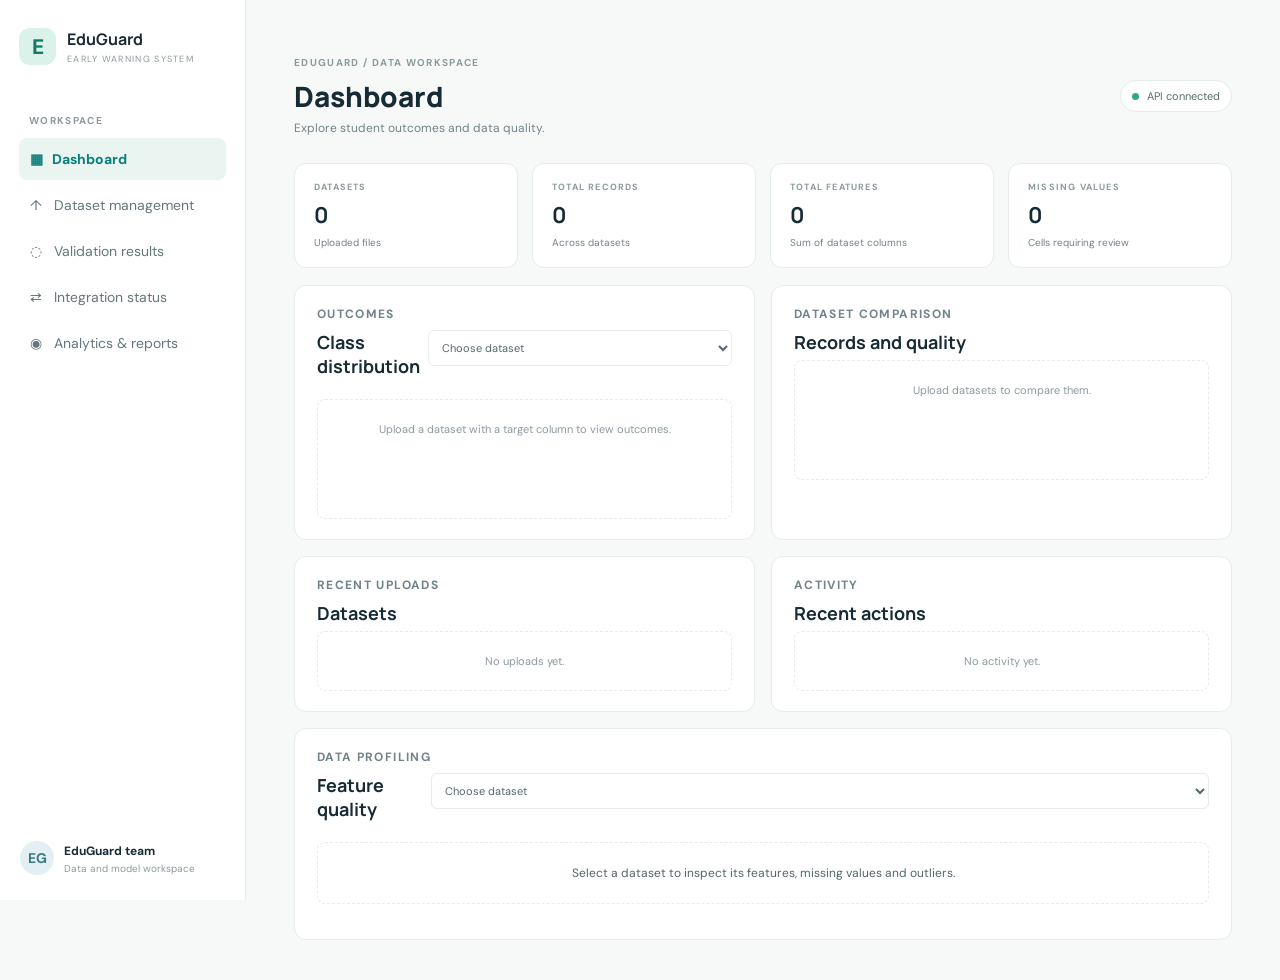
<file: static/index.html>
<!doctype html>
<html lang="en">
<head>
  <meta charset="utf-8"><meta name="viewport" content="width=device-width, initial-scale=1">
  <title>EduGuard | Dashboard</title><link rel="stylesheet" href="/static/styles.css"><link rel="stylesheet" href="/static/dashboard.css">
</head>
<body>
  <aside class="sidebar"><div class="brand"><span class="brand-icon">E</span><div><b>EduGuard</b><small>EARLY WARNING SYSTEM</small></div></div>
    <p class="nav-title">WORKSPACE</p><a class="nav active" href="#dashboard" data-page="dashboard">▦ &nbsp; Dashboard</a><a class="nav" href="#management" data-page="management">↑ &nbsp; Dataset management</a><a class="nav" href="#validation" data-page="validation">◌ &nbsp; Validation results</a><a class="nav" href="#integration" data-page="integration">⇄ &nbsp; Integration status</a><a class="nav" href="/analytics">◉ &nbsp; Analytics &amp; reports</a>
    <div class="profile"><div class="avatar">EG</div><div><b>EduGuard team</b><small>Data and model workspace</small></div></div>
  </aside>
<<<<<<< Updated upstream
  <main><header><div><p class="eyebrow">EDUGUARD / DATA WORKSPACE</p><h1 id="page-title">Dashboard</h1><p class="subtitle">Explore student outcomes and data quality.</p></div><span class="api-pill"><i></i> API connected</span></header>
    <div class="page active" id="page-dashboard"><section class="stats dashboard-stats"><article><span>DATASETS</span><b id="dash-datasets">0</b><small>Uploaded files</small></article><article><span>TOTAL RECORDS</span><b id="dash-records">0</b><small>Across datasets</small></article><article><span>TOTAL FEATURES</span><b id="dash-features">0</b><small>Sum of dataset columns</small></article><article><span>MISSING VALUES</span><b id="dash-missing">0</b><small>Cells requiring review</small></article></section>
      <div class="dashboard-grid"><section class="panel"><div class="section-heading"><div><p class="eyebrow">OUTCOMES</p><h2>Class distribution</h2></div><select id="dashboard-select"><option value="">Choose dataset</option></select></div><div id="class-chart" class="chart-list empty">Upload a dataset with a target column to view outcomes.</div></section><section class="panel"><p class="eyebrow">DATASET COMPARISON</p><h2>Records and quality</h2><div id="comparison-chart" class="chart-list empty">Upload datasets to compare them.</div></section></div>
      <div class="dashboard-grid"><section class="panel"><p class="eyebrow">RECENT UPLOADS</p><h2>Datasets</h2><div id="recent-uploads" class="activity-list empty">No uploads yet.</div></section><section class="panel"><p class="eyebrow">ACTIVITY</p><h2>Recent actions</h2><div id="recent-activities" class="activity-list empty">No activity yet.</div></section></div>
      <section class="panel"><div class="section-heading"><div><p class="eyebrow">DATA PROFILING</p><h2>Feature quality</h2></div><select id="profile-select"><option value="">Choose dataset</option></select></div><div id="profile-summary" class="empty">Select a dataset to inspect its features, missing values and outliers.</div><div class="table-wrap"><table id="profile-table"></table></div></section></div>
    <div class="page" id="page-management"><section class="stats"><article><span>DATASETS</span><b id="dataset-count">0</b><small>Ready to inspect</small></article><article><span>TOTAL RECORDS</span><b id="record-count">0</b><small>Across uploaded files</small></article><article><span>INTEGRATION</span><b id="integration-state">Not started</b><small>Feature mapping required</small></article></section>
=======
  <main><header><div><p class="eyebrow">DATA WORKSPACE / MEMBER 2</p><h1>Dataset management</h1><p class="subtitle">Upload, inspect and prepare student datasets for machine learning.</p></div><div class="header-actions"><a class="button secondary" href="/">Login page</a><span class="api-pill"><i></i> API connected</span></div></header>
    <div class="page active" id="page-management"><section class="stats"><article><span>DATASETS</span><b id="dataset-count">0</b><small>Ready to inspect</small></article><article><span>TOTAL RECORDS</span><b id="record-count">0</b><small>Across uploaded files</small></article><article><span>INTEGRATION</span><b id="integration-state">Not started</b><small>Feature mapping required</small></article></section>
>>>>>>> Stashed changes
    <section class="panel upload-panel"><div class="panel-heading"><div><p class="eyebrow">STEP 01</p><h2>Upload datasets</h2><p>CSV format · Maximum file size 20 MB</p></div><span class="step-icon">↑</span></div>
      <div class="upload-grid"><label class="dropzone" id="dropzone"><input type="file" id="file-input" accept=".csv,text/csv" multiple hidden><span class="upload-symbol">↑</span><b>Drop CSV files here</b><small>or <u>browse files</u> from your computer</small><small class="muted">CSV only · up to 20 MB per file</small></label>
        <div class="source-list"><h3>Dataset source</h3><label class="radio-card"><input type="radio" name="source" value="kaggle_synthetic" checked><span><b>Kaggle dataset</b><small>Synthetic student records</small></span><em>A</em></label><label class="radio-card"><input type="radio" name="source" value="uci_portuguese"><span><b>UCI dataset</b><small>Portuguese higher education</small></span><em>B</em></label><label class="radio-card"><input type="radio" name="source" value="unspecified"><span><b>Other / inspect only</b><small>Do not integrate until mapped</small></span><em>·</em></label></div></div>
      <div id="upload-status" class="status hidden"></div></section>
    <section class="panel"><div class="section-heading"><div><p class="eyebrow">STEP 02</p><h2>Uploaded datasets</h2></div><button class="button secondary" id="refresh">↻ &nbsp; Refresh</button></div><div id="dataset-status" class="status hidden" role="status" aria-live="polite"></div><div id="dataset-list" class="dataset-list"><div class="empty">No datasets uploaded yet.</div></div></section>
    <section class="panel preview-panel"><div class="section-heading"><div><p class="eyebrow">DATA PREVIEW</p><h2 id="preview-title">Select a dataset to preview</h2></div><select id="preview-select" aria-label="Choose dataset to preview"><option value="">Choose dataset</option></select></div><div class="table-wrap"><table id="preview-table"></table></div></section></div>
    <div class="page" id="page-validation"><section class="panel"><div class="section-heading"><div><p class="eyebrow">DATA QUALITY</p><h2>Validation results</h2><p>Missing data, duplicate rows, column types and validation warnings.</p></div><select id="validation-select" aria-label="Choose dataset to validate"><option value="">Choose dataset</option></select></div><div id="validation-results" class="validation-grid"><div class="empty">Choose an uploaded dataset to see validation details.</div></div></section></div>
    <div class="page" id="page-integration"><section class="panel"><div class="section-heading"><div><p class="eyebrow">STEP 03</p><h2>Feature integration</h2><p>Rows are concatenated after mapping. Student records are never joined by row number.</p></div></div><div class="integrate-form"><label>Dataset A<select id="dataset-a"><option value="">Select dataset</option></select></label><label>Dataset B<select id="dataset-b"><option value="">Select dataset</option></select></label><label>Target experiment<select id="target-mode"><option value="preserve">Preserve original labels (recommended)</option><option value="binary_dropout">Separate binary dropout target</option></select></label><button id="integrate" class="button primary">Integrate datasets</button></div><div id="integration-result" class="status hidden"></div></section><section class="panel"><p class="eyebrow">INTEGRATION LOG</p><h2>Latest integration run</h2><div id="integration-log" class="empty">No integration run yet.</div><div id="integration-details" class="validation-grid"></div></section></div>
    <footer>EduGuard · Student Dropout Early-Warning System <span>Dashboard and dataset workspace</span></footer>
  </main><script src="/static/app.js"></script>
</body></html>
</file>
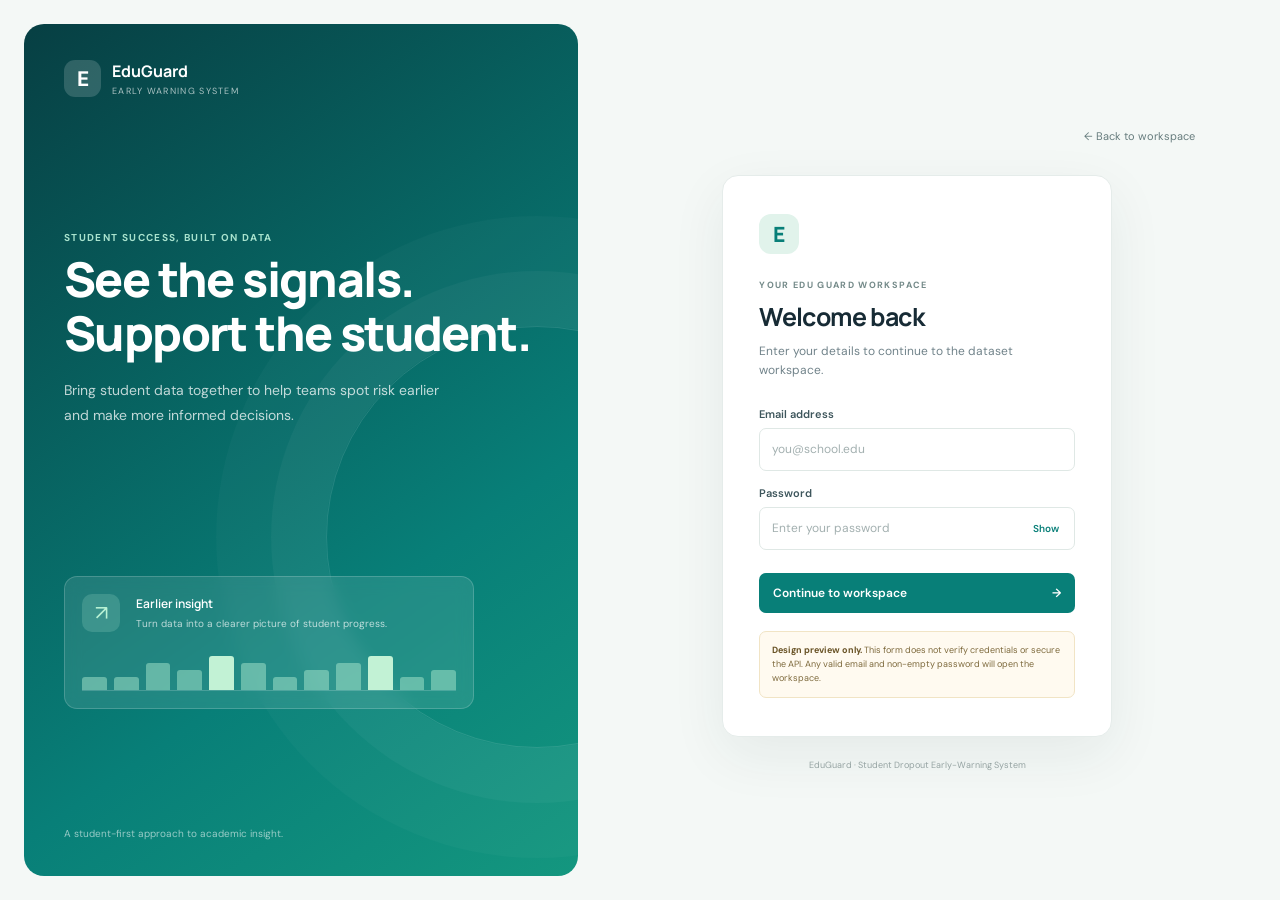
<file: static/login.html>
<!doctype html>
<html lang="en">
<head>
  <meta charset="utf-8">
  <meta name="viewport" content="width=device-width, initial-scale=1">
  <meta name="theme-color" content="#f4f8f6">
  <title>Sign in | EduGuard</title>
  <link rel="stylesheet" href="/static/styles.css">
  <link rel="stylesheet" href="/static/login.css">
</head>
<body class="login-page">
  <main class="login-shell">
    <section class="login-story" aria-label="About EduGuard">
      <a class="login-brand" href="/dashboard" aria-label="EduGuard workspace">
        <span class="brand-icon">E</span>
        <span><b>EduGuard</b><small>EARLY WARNING SYSTEM</small></span>
      </a>
      <div class="story-copy">
        <p class="eyebrow">STUDENT SUCCESS, BUILT ON DATA</p>
        <h1>See the signals.<br>Support the student.</h1>
        <p>Bring student data together to help teams spot risk earlier and make more informed decisions.</p>
      </div>
      <div class="story-card" aria-hidden="true">
        <span class="story-mark">↗</span>
        <div><b>Earlier insight</b><small>Turn data into a clearer picture of student progress.</small></div>
        <div class="story-bars"><i></i><i></i><i></i><i></i><i></i><i></i><i></i><i></i><i></i><i></i><i></i><i></i></div>
      </div>
      <p class="story-footnote">A student-first approach to academic insight.</p>
    </section>

    <section class="login-panel">
      <a class="back-link" href="/dashboard">← Back to workspace</a>
      <div class="login-card">
        <span class="login-icon" aria-hidden="true">E</span>
        <p class="eyebrow">YOUR EDU GUARD WORKSPACE</p>
        <h2>Welcome back</h2>
        <p class="login-intro">Enter your details to continue to the dataset workspace.</p>
        <form id="login-form">
          <label for="email">Email address</label>
          <input id="email" name="email" type="email" placeholder="you@school.edu" autocomplete="username" required>
          <label for="password">Password</label>
          <div class="password-field">
            <input id="password" name="password" type="password" placeholder="Enter your password" autocomplete="current-password" required>
            <button id="toggle-password" class="password-toggle" type="button" aria-label="Show password" aria-pressed="false">Show</button>
          </div>
          <button class="button primary login-submit" type="submit">Continue to workspace <span aria-hidden="true">→</span></button>
        </form>
        <p class="prototype-note"><b>Design preview only.</b> This form does not verify credentials or secure the API. Any valid email and non-empty password will open the workspace.</p>
      </div>
      <p class="login-footer">EduGuard · Student Dropout Early-Warning System</p>
    </section>
  </main>
  <script src="/static/login.js"></script>
</body>
</html>
</file>
<file: static/styles.css>
@import url('https://fonts.googleapis.com/css2?family=DM+Sans:wght@400;500;600;700&family=Manrope:wght@400;500;600;700;800&display=swap');
.page{display:none}.page.active{display:block}.validation-grid{display:grid;grid-template-columns:repeat(auto-fill,minmax(220px,1fr));gap:10px}.validation-item{border:1px solid var(--line);padding:12px;border-radius:8px}.validation-item b{font-size:12px}.validation-item small{display:block;color:var(--muted);font-size:10px;margin-top:5px}
:root{--ink:#172b35;--muted:#71838a;--teal:#087f78;--pale:#e9f5f2;--line:#e5ecea;--paper:#f7f9f8;--white:#fff}*{box-sizing:border-box}body{margin:0;background:var(--paper);color:var(--ink);font-family:'DM Sans',sans-serif;font-size:14px}.sidebar{position:fixed;inset:0 auto 0 0;width:246px;background:#fff;border-right:1px solid var(--line);padding:28px 19px}.brand{display:flex;align-items:center;gap:11px}.brand-icon{display:grid;place-items:center;width:37px;height:37px;border-radius:11px;background:#dbf2eb;color:#147c65;font-weight:800;font-size:21px}.brand b{display:block;font-family:Manrope;font-size:16px}.brand small,.profile small{display:block;font-size:9px;letter-spacing:1.3px;color:#8a9b9e;margin-top:3px}.nav-title,.eyebrow{font-size:10px;letter-spacing:1.35px;font-weight:700;color:#8a9b9e}.nav-title{margin:49px 0 11px 10px}.nav{display:block;padding:12px 11px;margin:4px 0;color:#64777e;border-radius:8px;text-decoration:none}.nav.active{background:#eaf5f2;color:#087f78;font-weight:700}.profile{position:absolute;bottom:25px;left:20px;display:flex;gap:10px;align-items:center}.profile b{font-size:12px}.profile small{letter-spacing:0;font-size:10px}.avatar{width:34px;height:34px;border-radius:50%;display:grid;place-items:center;background:#e3eff2;color:#397a80;font-weight:700}main{max-width:1240px;margin-left:246px;padding:38px 48px 24px}header,.section-heading,.panel-heading{display:flex;align-items:center;justify-content:space-between}header{margin-bottom:27px}h1,h2,h3,p{margin-top:0}h1{font:800 28px Manrope;margin-bottom:5px}h2{font:700 18px Manrope;margin:0 0 6px}h3{font:700 13px Manrope;margin:0 0 12px}.subtitle,.panel p,.section-heading p{color:var(--muted);font-size:12px;margin:0}.eyebrow{margin-bottom:8px!important}.api-pill{background:#fff;border:1px solid var(--line);border-radius:20px;padding:8px 11px;color:#557068;font-size:11px}.api-pill i{display:inline-block;width:7px;height:7px;background:#31aa78;border-radius:50%;margin-right:5px}.stats{display:grid;grid-template-columns:repeat(3,1fr);gap:14px;margin-bottom:17px}.stats article,.panel{background:var(--white);border:1px solid var(--line);border-radius:12px}.stats article{padding:17px 19px}.stats article span{display:block;font-size:9px;letter-spacing:1.2px;color:#8a9b9e;font-weight:700}.stats article b{display:block;font:700 22px Manrope;margin:7px 0 2px}.stats article small{color:var(--muted);font-size:10px}.panel{padding:20px 22px;margin-bottom:16px}.panel-heading{margin-bottom:17px}.step-icon{width:32px;height:32px;border-radius:9px;background:var(--pale);color:var(--teal);font-size:18px;display:grid;place-items:center}.upload-grid{display:grid;grid-template-columns:1.3fr 1fr;gap:18px}.dropzone{border:1.5px dashed #b7d6cd;background:#fbfefd;border-radius:10px;min-height:190px;display:flex;flex-direction:column;align-items:center;justify-content:center;gap:8px;cursor:pointer;color:var(--ink)}.dropzone b{font-size:13px}.dropzone small{color:#72868a;font-size:11px}.dropzone small.muted{font-size:10px;color:#a0aeaf;margin-top:5px}.upload-symbol{width:34px;height:34px;border-radius:10px;background:#e8f5f0;color:var(--teal);display:grid;place-items:center;font-size:20px}.source-list{display:flex;flex-direction:column;gap:8px}.radio-card{display:flex;gap:9px;align-items:center;border:1px solid var(--line);padding:9px 10px;border-radius:8px;cursor:pointer}.radio-card input{accent-color:var(--teal)}.radio-card span{flex:1}.radio-card b,.radio-card small{display:block}.radio-card b{font-size:11px}.radio-card small{font-size:10px;color:var(--muted);margin-top:2px}.radio-card em{font-style:normal;border-radius:5px;background:#eef5f3;padding:4px 7px;color:var(--teal);font-size:10px}.button{border:0;border-radius:7px;padding:10px 13px;cursor:pointer;font:600 11px 'DM Sans'}.button.primary{background:var(--teal);color:#fff}.button.secondary{background:#f4f7f6;color:#587078;border:1px solid var(--line)}.section-heading{margin-bottom:15px}.dataset-list{display:grid;gap:8px}.empty{padding:22px;border:1px dashed var(--line);border-radius:8px;text-align:center;color:#8b9a9e;font-size:11px}.dataset-card{display:grid;grid-template-columns:minmax(0,1fr) auto auto auto;align-items:center;gap:15px;border:1px solid var(--line);padding:12px;border-radius:8px}.dataset-card b{font-size:12px}.dataset-card small{display:block;color:var(--muted);font-size:10px;margin-top:4px}.dataset-card .numbers{font-size:10px;color:#526c71}.badge{font-size:9px;background:#eaf5f2;color:#087f78;border-radius:15px;padding:5px 8px}.delete-button{background:#fff;color:#a5443b;border:1px solid #f0d7d4;padding:7px 10px}.delete-button:hover{background:#fff0ef}.delete-button:disabled{opacity:.6;cursor:wait}.integrate-form{display:grid;grid-template-columns:1fr 1fr 1.45fr auto;align-items:end;gap:10px}.integrate-form label{font-size:10px;color:#687e83}.integrate-form select,.section-heading select{display:block;width:100%;margin-top:6px;border:1px solid var(--line);background:#fff;border-radius:6px;padding:9px;color:#53686e;font:11px 'DM Sans'}.preview-panel .section-heading select{width:220px;margin:0}.table-wrap{overflow:auto;max-height:340px}table{border-collapse:collapse;width:100%;white-space:nowrap;font-size:10px}th,td{padding:9px 10px;border-bottom:1px solid #edf1f0;text-align:left}th{position:sticky;top:0;background:#f7faf9;color:#61777b;font-weight:700}.status{border-radius:7px;padding:11px 13px;margin-top:12px;background:#edf7f1;color:#237855;font-size:11px}.status.error{background:#fff0ef;color:#a5443b}.hidden{display:none}footer{padding:9px 2px 0;color:#9aa7a8;font-size:10px}footer span{float:right}@media(max-width:900px){.sidebar{width:190px}main{margin-left:190px;padding:28px 20px}.integrate-form{grid-template-columns:1fr 1fr}.upload-grid{grid-template-columns:1fr}}@media(max-width:620px){.sidebar{position:static;width:auto;height:auto;padding:14px}.nav-title,.nav,.profile{display:none}main{margin:0;padding:20px 13px}.stats{gap:6px}.stats article{padding:12px}.stats article b{font-size:16px}.dataset-card{grid-template-columns:1fr auto}.dataset-card .numbers{grid-column:1}.integrate-form{grid-template-columns:1fr}header{align-items:flex-start}.api-pill{font-size:0}.api-pill i{margin:3px}}
</file>
<file: static/dashboard.css>
.dashboard-stats{grid-template-columns:repeat(4,minmax(0,1fr))}
.dashboard-grid{display:grid;grid-template-columns:1fr 1fr;gap:16px}
.dashboard-grid .panel{min-width:0}
.chart-list{display:grid;gap:16px;min-height:120px;align-content:start}
.bar-row{min-width:0}
.bar-label{display:flex;justify-content:space-between;gap:10px;font-size:11px;margin-bottom:6px}
.bar-label b{overflow:hidden;text-overflow:ellipsis;white-space:nowrap}
.bar-label span{color:#64777e;white-space:nowrap}
.bar-track{height:12px;border-radius:8px;background:#eaf1ef;overflow:hidden}
.bar-fill{height:100%;border-radius:8px;background:#168b7e;min-width:2px}
.bar-fill.danger{background:#df7368}
.activity-row{padding:11px 0;border-bottom:1px solid #e8efec}
.activity-row:last-child{border-bottom:0}
.activity-row b,.activity-row small{display:block}
.activity-row b{font-size:12px}
.activity-row small{font-size:10px;color:#64777e;margin-top:4px}
#profile-summary{font-size:12px;color:#50666c;margin-bottom:15px}
@media(max-width:900px){.dashboard-grid{grid-template-columns:1fr}.dashboard-stats{grid-template-columns:repeat(2,minmax(0,1fr))}}
@media(max-width:620px){.sidebar .nav-title,.sidebar .nav{display:block}.sidebar{display:flex;flex-wrap:wrap;gap:4px}.sidebar .brand{width:100%}.sidebar .nav{padding:8px;margin:0;font-size:11px}.dashboard-stats{gap:8px}.bar-label{display:block}.bar-label span{display:block;margin-top:3px}}
</file>
<file: static/login.css>
.login-page{min-height:100vh;background:#f4f8f6}.login-shell{display:grid;grid-template-columns:minmax(320px,.9fr) minmax(400px,1.1fr);max-width:1280px;min-height:100vh;margin:0 auto;padding:24px}.login-story{position:relative;display:flex;flex-direction:column;justify-content:space-between;overflow:hidden;min-height:calc(100vh - 48px);padding:36px 40px;border-radius:20px;background:linear-gradient(145deg,#073f43,#087f78 66%,#14977f);color:#fff}.login-story:after{position:absolute;right:-170px;bottom:15%;width:420px;height:420px;border:1px solid rgba(255,255,255,.12);border-radius:50%;content:"";box-shadow:0 0 0 55px rgba(255,255,255,.035),0 0 0 110px rgba(255,255,255,.025)}.login-brand{position:relative;z-index:1;display:flex;align-items:center;gap:11px;color:#fff;text-decoration:none}.login-brand .brand-icon{background:rgba(255,255,255,.16);color:#fff}.login-brand b{display:block;font:700 16px Manrope,sans-serif}.login-brand small{display:block;margin-top:3px;color:rgba(255,255,255,.66);font-size:9px;letter-spacing:1.3px}.story-copy{position:relative;z-index:1;max-width:470px;margin:40px 0}.story-copy .eyebrow{color:#a9e3ce}.story-copy h1{font:800 clamp(32px,4vw,48px)/1.13 Manrope,sans-serif;letter-spacing:-1.6px;margin:0 0 17px}.story-copy>p:last-child{max-width:390px;color:rgba(255,255,255,.75);font-size:14px;line-height:1.8}.story-card{position:relative;z-index:1;display:grid;grid-template-columns:42px 1fr;gap:12px;align-items:center;max-width:410px;padding:17px;border:1px solid rgba(255,255,255,.18);border-radius:13px;background:rgba(255,255,255,.1);backdrop-filter:blur(8px)}.story-mark{display:grid;place-items:center;width:38px;height:38px;border-radius:10px;background:rgba(204,255,231,.16);color:#baf3d5;font-size:21px}.story-card b,.story-card small{display:block}.story-card b{font:600 12px Manrope,sans-serif}.story-card small{margin-top:4px;color:rgba(255,255,255,.7);font-size:10px;line-height:1.5}.story-bars{grid-column:1/-1;display:flex;align-items:end;gap:7px;height:47px;padding:9px 0 0;border-bottom:1px solid rgba(255,255,255,.18)}.story-bars i{flex:1;height:35%;border-radius:3px 3px 0 0;background:rgba(184,242,212,.45)}.story-bars i:nth-child(3n){height:72%}.story-bars i:nth-child(4n){height:55%}.story-bars i:nth-child(5n){height:92%;background:#c2f2d5}.story-footnote{position:relative;z-index:1;margin:24px 0 0;color:rgba(255,255,255,.58);font-size:10px}.login-panel{display:flex;flex-direction:column;justify-content:center;align-items:center;padding:35px 9%;}.back-link{align-self:flex-end;margin-bottom:32px;color:#667c7d;font-size:11px;text-decoration:none}.back-link:hover{color:var(--teal)}.login-card{width:min(100%,390px);padding:38px 36px;border:1px solid #e5ecea;border-radius:16px;background:#fff;box-shadow:0 18px 55px rgba(23,61,54,.07)}.login-icon{display:grid;place-items:center;width:40px;height:40px;margin-bottom:25px;border-radius:12px;background:#e1f3eb;color:#087f78;font:800 21px Manrope,sans-serif}.login-card .eyebrow{margin-bottom:8px!important;color:#748a89;font-size:9px}.login-card h2{margin:0 0 8px;font:700 25px Manrope,sans-serif;letter-spacing:-.6px}.login-intro{margin:0 0 26px;color:#71838a;font-size:12px;line-height:1.6}.login-card form label{display:block;margin:15px 0 7px;color:#3e565c;font-size:11px;font-weight:600}.login-card input{width:100%;height:43px;padding:0 12px;border:1px solid #dfe8e5;border-radius:7px;background:#fff;color:#172b35;font:12px 'DM Sans',sans-serif;outline:none}.login-card input::placeholder{color:#a3b0b0}.login-card input:focus{border-color:#4aa59a;box-shadow:0 0 0 3px rgba(8,127,120,.1)}.password-field{position:relative}.password-field input{padding-right:60px}.password-toggle{position:absolute;top:50%;right:10px;transform:translateY(-50%);border:0;background:transparent;color:#087f78;font:600 10px 'DM Sans',sans-serif;cursor:pointer}.login-submit{display:flex;justify-content:space-between;align-items:center;width:100%;margin-top:23px;padding:12px 14px;font-size:12px}.prototype-note{margin:18px 0 0;padding:11px 12px;border:1px solid #f1e4c5;border-radius:7px;background:#fffaf0;color:#7e6a3d;font-size:9px;line-height:1.6}.prototype-note b{color:#695326}.login-footer{margin:22px 0 0;color:#95a3a2;font-size:9px;text-align:center}@media(max-width:850px){.login-shell{grid-template-columns:1fr;max-width:650px;padding:16px}.login-story{min-height:370px;padding:28px}.story-copy{margin:38px 0 20px}.story-copy h1{font-size:36px}.story-card{max-width:100%}.story-footnote{margin-top:17px}.login-panel{padding:30px 12px}.back-link{align-self:center;margin-bottom:18px}.login-card{padding:30px}}@media(max-width:480px){.login-shell{padding:0}.login-story{min-height:330px;border-radius:0 0 18px 18px;padding:23px}.story-copy{margin:28px 0 14px}.story-copy h1{font-size:31px}.story-card{padding:13px}.login-panel{padding:25px 16px}.login-card{padding:27px 22px}.login-footer{margin-bottom:20px}}
</file>
